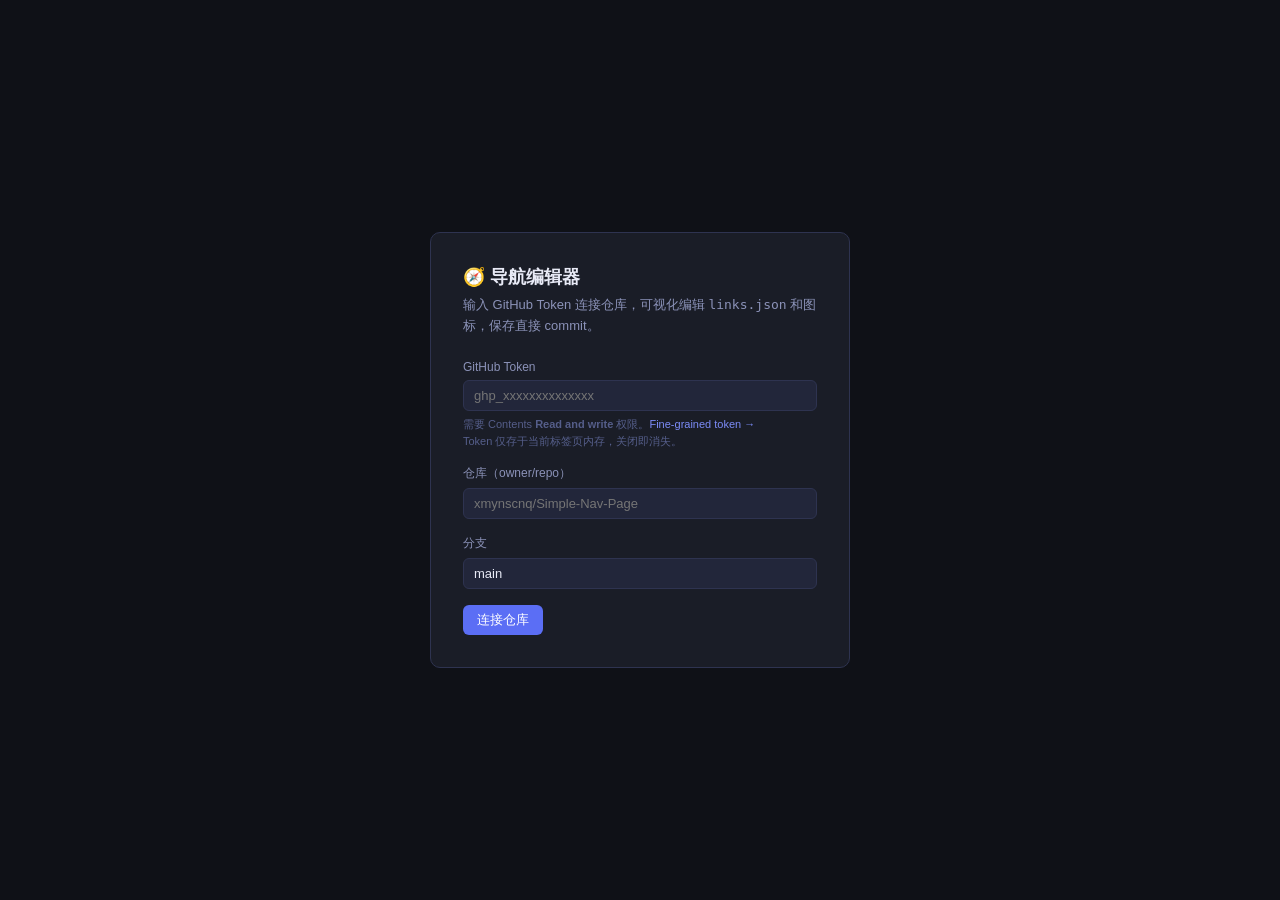
<file: editor.html>
<!DOCTYPE html>
<html lang="zh-CN">
<head>
<meta charset="UTF-8"/>
<meta name="viewport" content="width=device-width,initial-scale=1.0"/>
<title>导航编辑器 · 王五导航</title>
<style>
*{box-sizing:border-box;margin:0;padding:0}
:root{
  --bg:#0f1117;--bg2:#1a1d27;--bg3:#22263a;
  --border:#2e3350;--border2:#3d4468;
  --text:#e8eaf6;--text2:#8b92b8;--text3:#555e8a;
  --accent:#5b6ef5;--accent2:#7c8cf8;
  --green:#3ecf8e;--red:#f05f7a;--orange:#f5a623;
  --radius:10px;--radius-sm:6px;
}
body{background:var(--bg);color:var(--text);font-family:-apple-system,BlinkMacSystemFont,'Segoe UI',sans-serif;font-size:14px;min-height:100vh}
#app{display:flex;flex-direction:column;min-height:100vh}
#topbar{display:flex;align-items:center;gap:12px;padding:0 20px;height:52px;background:var(--bg2);border-bottom:1px solid var(--border);flex-shrink:0;position:sticky;top:0;z-index:100}
#topbar h1{font-size:15px;font-weight:600}
.topbar-right{margin-left:auto;display:flex;align-items:center;gap:8px}
#body{display:flex;flex:1;overflow:hidden;height:calc(100vh - 52px)}
#sidebar{width:210px;flex-shrink:0;background:var(--bg2);border-right:1px solid var(--border);display:flex;flex-direction:column;overflow-y:auto}
#main{flex:1;overflow-y:auto;padding:20px}

.btn{display:inline-flex;align-items:center;gap:6px;padding:6px 14px;border-radius:var(--radius-sm);font-size:13px;font-weight:500;cursor:pointer;border:none;transition:all .15s}
.btn-primary{background:var(--accent);color:#fff}.btn-primary:hover{background:var(--accent2)}
.btn-ghost{background:transparent;color:var(--text2);border:1px solid var(--border)}.btn-ghost:hover{background:var(--bg3);color:var(--text)}
.btn-danger{background:transparent;color:var(--red);border:1px solid var(--border)}.btn-danger:hover{background:rgba(240,95,122,.1)}
.btn-sm{padding:4px 10px;font-size:12px}
.btn:disabled{opacity:.4;cursor:not-allowed}

input[type=text],input[type=url],input[type=password],input[type=search]{
  width:100%;padding:7px 10px;background:var(--bg3);border:1px solid var(--border);
  border-radius:var(--radius-sm);color:var(--text);font-size:13px;outline:none;
}
input:focus{border-color:var(--accent)}

/* 登录 */
#login-panel{display:flex;flex-direction:column;align-items:center;justify-content:center;flex:1;padding:40px 20px}
.login-card{background:var(--bg2);border:1px solid var(--border);border-radius:var(--radius);padding:32px;width:100%;max-width:420px}
.login-card h2{font-size:18px;margin-bottom:6px}
.login-card p{color:var(--text2);font-size:13px;margin-bottom:24px;line-height:1.6}
.field{margin-bottom:16px}
.field label{display:block;font-size:12px;color:var(--text2);margin-bottom:6px;font-weight:500}
.tip{font-size:11px;color:var(--text3);margin-top:5px;line-height:1.5}
.tip a{color:var(--accent2);text-decoration:none}

/* 侧边栏 */
.sidebar-header{padding:14px 16px 8px;font-size:11px;font-weight:600;color:var(--text3);text-transform:uppercase;letter-spacing:.06em}
.sec-item{display:flex;align-items:center;gap:8px;padding:8px 16px;cursor:pointer;border-left:2px solid transparent;transition:background .1s}
.sec-item:hover{background:var(--bg3)}
.sec-item.active{background:var(--bg3);border-left-color:var(--accent)}
.sec-item .sec-name{flex:1;font-size:13px;white-space:nowrap;overflow:hidden;text-overflow:ellipsis}
.sec-item .sec-count{font-size:11px;color:var(--text3);background:var(--bg);padding:1px 6px;border-radius:8px}
.drag-handle{color:var(--text3);font-size:12px;cursor:grab;flex-shrink:0;user-select:none}
.drag-handle:active{cursor:grabbing}
.sidebar-footer{padding:12px 16px;border-top:1px solid var(--border);margin-top:auto}

/* 表格 */
.sec-header{display:flex;align-items:center;gap:10px;margin-bottom:16px;flex-wrap:wrap}
.sec-header .cnt{font-size:12px;color:var(--text3)}
.links-table{width:100%;border-collapse:collapse;min-width:820px}
.links-table th{padding:8px 8px;text-align:left;font-size:11px;font-weight:600;color:var(--text3);text-transform:uppercase;letter-spacing:.05em;border-bottom:1px solid var(--border);white-space:nowrap}
.links-table td{padding:5px 5px;vertical-align:middle;border-bottom:1px solid var(--border)}
.links-table tr:last-child td{border-bottom:none}
.links-table tr:hover td{background:rgba(255,255,255,.02)}
.links-table input{padding:5px 7px;font-size:12px}

/* 图标格 */
.icon-cell{width:32px;height:32px;border-radius:7px;border:1.5px solid var(--border);overflow:hidden;cursor:pointer;background:var(--bg3);display:flex;align-items:center;justify-content:center;margin:0 auto;position:relative;transition:border-color .15s;flex-shrink:0}
.icon-cell:hover{border-color:var(--accent)}
.icon-cell img{width:100%;height:100%;object-fit:contain}
.icon-cell .badge-auto{position:absolute;bottom:-1px;right:-1px;width:10px;height:10px;background:var(--bg3);border-radius:50%;border:1px solid var(--border);font-size:7px;display:flex;align-items:center;justify-content:center;line-height:1}
.icon-cell .badge-custom{position:absolute;bottom:-1px;right:-1px;width:10px;height:10px;background:var(--accent);border-radius:50%;border:1px solid var(--bg)}

/* ── 图标选择弹窗 ── */
.ipanel{position:fixed;z-index:1000;background:var(--bg2);border:1px solid var(--border2);border-radius:var(--radius);box-shadow:0 12px 40px rgba(0,0,0,.7);width:300px;overflow:hidden}
.ipanel-tabs{display:flex;border-bottom:1px solid var(--border)}
.ipanel-tab{flex:1;padding:9px 0;text-align:center;font-size:12px;font-weight:500;cursor:pointer;color:var(--text2);border-bottom:2px solid transparent;transition:all .15s}
.ipanel-tab.active{color:var(--text);border-bottom-color:var(--accent)}
.ipanel-tab:hover:not(.active){color:var(--text)}
.ipanel-body{padding:12px}

/* tab: 自动获取 */
.auto-preview{display:flex;flex-direction:column;align-items:center;gap:10px;padding:8px 0}
.auto-preview .big-icon{width:56px;height:56px;border-radius:12px;border:1px solid var(--border);background:var(--bg3);display:flex;align-items:center;justify-content:center;overflow:hidden}
.auto-preview .big-icon img{width:100%;height:100%;object-fit:contain}
.auto-preview p{font-size:12px;color:var(--text2);text-align:center;line-height:1.5}
.auto-preview .domain{font-size:11px;color:var(--text3)}

/* tab: 上传 */
.upload-mini{border:2px dashed var(--border2);border-radius:var(--radius-sm);padding:20px 16px;text-align:center;cursor:pointer;transition:all .15s}
.upload-mini:hover,.upload-mini.drag{border-color:var(--accent);background:rgba(91,110,245,.05)}
.upload-mini p{color:var(--text2);font-size:12px;margin-top:6px}
.upload-mini small{color:var(--text3);font-size:11px}

/* tab: 选择已上传 */
.icon-search-wrap{position:relative;margin-bottom:10px}
.icon-search-wrap input{padding-left:28px;font-size:12px}
.icon-search-wrap::before{content:'🔍';position:absolute;left:8px;top:50%;transform:translateY(-50%);font-size:11px;pointer-events:none}
.icon-grid-scroll{max-height:200px;overflow-y:auto}
.icon-picker-grid{display:grid;grid-template-columns:repeat(5,1fr);gap:6px}
.icon-opt{display:flex;flex-direction:column;align-items:center;gap:3px;padding:6px 4px;border-radius:6px;cursor:pointer;border:1.5px solid transparent;transition:all .12s}
.icon-opt:hover{background:var(--bg3);border-color:var(--border)}
.icon-opt.sel{border-color:var(--accent);background:rgba(91,110,245,.1)}
.icon-opt img{width:26px;height:26px;object-fit:contain;border-radius:4px}
.icon-opt span{font-size:9px;color:var(--text3);max-width:100%;overflow:hidden;text-overflow:ellipsis;white-space:nowrap;text-align:center}
.ipanel-footer{padding:10px 12px;border-top:1px solid var(--border);display:flex;gap:8px;justify-content:flex-end}

/* 图标管理页 */
#icons-panel{display:none}
.icons-mgr-grid{display:grid;grid-template-columns:repeat(auto-fill,minmax(80px,1fr));gap:12px;margin-top:16px}
.icon-card{display:flex;flex-direction:column;align-items:center;gap:6px;padding:10px 8px;background:var(--bg2);border:1px solid var(--border);border-radius:var(--radius-sm);position:relative}
.icon-card img{width:38px;height:38px;object-fit:contain;border-radius:6px}
.icon-card .iname{font-size:10px;color:var(--text2);word-break:break-all;text-align:center;line-height:1.3}
.icon-card .del-icon{position:absolute;top:4px;right:4px;width:18px;height:18px;background:var(--red);border-radius:50%;border:none;color:#fff;font-size:11px;cursor:pointer;display:flex;align-items:center;justify-content:center;opacity:0;transition:opacity .15s}
.icon-card:hover .del-icon{opacity:1}
.upload-zone{border:2px dashed var(--border2);border-radius:var(--radius);padding:28px 20px;text-align:center;cursor:pointer;transition:all .15s;background:var(--bg2)}
.upload-zone:hover,.upload-zone.drag{border-color:var(--accent);background:rgba(91,110,245,.05)}
.upload-zone p{color:var(--text2);font-size:13px;margin-top:8px}
.upload-zone small{color:var(--text3);font-size:11px}

#toast{position:fixed;bottom:24px;right:24px;padding:10px 18px;border-radius:var(--radius-sm);font-size:13px;font-weight:500;z-index:9999;display:none}
.toast-ok{background:#1a3d2b;color:var(--green);border:1px solid rgba(62,207,142,.3)}
.toast-err{background:#3d1a20;color:var(--red);border:1px solid rgba(240,95,122,.3)}
.progress{height:3px;background:var(--border);border-radius:2px;overflow:hidden;margin-top:6px}
.progress-bar{height:100%;background:var(--accent);transition:width .3s}
.spinner{display:inline-block;width:14px;height:14px;border:2px solid var(--border2);border-top-color:var(--accent);border-radius:50%;animation:spin .6s linear infinite;vertical-align:middle;margin-right:6px}
@keyframes spin{to{transform:rotate(360deg)}}
.empty{text-align:center;padding:40px;color:var(--text3);font-size:13px}
.drag-row-over{outline:2px solid var(--accent);outline-offset:-1px}
.sec-drag-over{background:rgba(91,110,245,.12)!important;border-left-color:var(--accent)!important}
</style>
</head>
<body>
<div id="app">

<!-- 登录 -->
<div id="login-panel">
  <div class="login-card">
    <h2>🧭 导航编辑器</h2>
    <p>输入 GitHub Token 连接仓库，可视化编辑 <code>links.json</code> 和图标，保存直接 commit。</p>
    <div class="field">
      <label>GitHub Token</label>
      <input type="password" id="inp-token" placeholder="ghp_xxxxxxxxxxxxxx"/>
      <div class="tip">需要 Contents <strong>Read and write</strong> 权限。<a href="https://github.com/settings/personal-access-tokens/new" target="_blank">Fine-grained token →</a><br>Token 仅存于当前标签页内存，关闭即消失。</div>
    </div>
    <div class="field">
      <label>仓库（owner/repo）</label>
      <input type="text" id="inp-repo" placeholder="xmynscnq/Simple-Nav-Page"/>
    </div>
    <div class="field">
      <label>分支</label>
      <input type="text" id="inp-branch" placeholder="main"/>
    </div>
    <div style="display:flex;align-items:center;gap:10px;margin-top:4px">
      <button class="btn btn-primary" onclick="doLogin()">连接仓库</button>
      <span id="login-st" style="font-size:12px;color:var(--text3)"></span>
    </div>
  </div>
</div>

<!-- 主界面 -->
<div id="editor-ui" style="display:none;flex-direction:column;flex:1">
  <div id="topbar">
    <span>🧭</span>
    <h1>导航编辑器</h1>
    <span id="repo-label" style="font-size:12px;color:var(--text3)"></span>
    <div class="topbar-right">
      <span id="dirty-st" style="font-size:12px"></span>
      <button class="btn btn-ghost btn-sm" onclick="showPanel('icons')">🖼 图标管理</button>
      <button class="btn btn-ghost btn-sm" onclick="showPanel('links')">🔗 链接编辑</button>
      <button class="btn btn-primary btn-sm" id="save-btn" onclick="saveAll()">💾 保存到 GitHub</button>
      <button class="btn btn-ghost btn-sm" onclick="doLogout()">退出</button>
    </div>
  </div>
  <div id="body">
    <div id="sidebar">
      <div class="sidebar-header">分类</div>
      <div id="sec-list"></div>
      <div class="sidebar-footer">
        <button class="btn btn-ghost" style="width:100%;justify-content:center" onclick="addSection()">＋ 添加分类</button>
      </div>
    </div>
    <div id="main">
      <div id="links-panel">
        <div id="links-content"><div class="empty"><span class="spinner"></span>正在加载…</div></div>
      </div>
      <div id="icons-panel">
        <div style="display:flex;align-items:center;justify-content:space-between;margin-bottom:16px;flex-wrap:wrap;gap:10px">
          <div>
            <h2 style="font-size:16px;font-weight:600">图标管理</h2>
            <p style="font-size:12px;color:var(--text3);margin-top:3px">存储在仓库 <code>icons/</code> 目录</p>
          </div>
          <button class="btn btn-primary btn-sm" onclick="document.getElementById('icon-file-input').click()">＋ 上传图标</button>
          <input id="icon-file-input" type="file" accept="image/*,.svg,.ico" multiple style="display:none" onchange="uploadIconFiles(Array.from(event.target.files));event.target.value=''">
        </div>
        <div class="upload-zone" id="drop-zone"
          onclick="document.getElementById('icon-file-input').click()"
          ondragover="event.preventDefault();this.classList.add('drag')"
          ondragleave="this.classList.remove('drag')"
          ondrop="handleIconDrop(event)">
          <svg width="28" height="28" viewBox="0 0 24 24" fill="none" stroke="var(--text3)" stroke-width="1.5"><path d="M21 15v4a2 2 0 0 1-2 2H5a2 2 0 0 1-2-2v-4"/><polyline points="17 8 12 3 7 8"/><line x1="12" y1="3" x2="12" y2="15"/></svg>
          <p>点击或拖拽上传图标</p>
          <small>PNG · SVG · ICO · JPG · WebP</small>
        </div>
        <div id="upload-prog" style="display:none;margin-top:10px">
          <div style="font-size:12px;color:var(--text2)" id="prog-txt"></div>
          <div class="progress"><div class="progress-bar" id="prog-bar" style="width:0"></div></div>
        </div>
        <div class="icons-mgr-grid" id="icons-grid"><div class="empty"><span class="spinner"></span>加载中…</div></div>
      </div>
    </div>
  </div>
</div>

<!-- 图标选择弹窗 -->
<div id="ipanel" class="ipanel" style="display:none">
  <div class="ipanel-tabs">
    <div class="ipanel-tab active" onclick="switchITab('auto')">🌐 自动获取</div>
    <div class="ipanel-tab" onclick="switchITab('upload')">⬆ 上传</div>
    <div class="ipanel-tab" onclick="switchITab('pick')">📁 已上传</div>
  </div>
  <div class="ipanel-body" id="ipanel-body"></div>
  <div class="ipanel-footer">
    <button class="btn btn-ghost btn-sm" onclick="closeIPPanel()">取消</button>
    <button class="btn btn-primary btn-sm" id="ipanel-confirm" onclick="confirmIcon()">确认</button>
  </div>
</div>
<div id="ipanel-backdrop" style="display:none;position:fixed;inset:0;z-index:999" onclick="closeIPPanel()"></div>

<div id="toast"></div>

<script>
// ── 状态 ──────────────────────────────────────────
let TOKEN='',REPO='',BRANCH='main';
let linksData=[],iconsData=[],linksSha='';
let currentSec=0,isDirty=false;
let dragRowSrc=null,dragSecSrc=null;

// 图标弹窗状态
let pickerTarget=null; // {si,ii}
let pickerTab='auto';
let pickerPendingIcon=''; // 待确认的图标值

const DDGO = d => `https://icons.duckduckgo.com/ip3/${d}.ico`;

const uid=()=>Math.random().toString(36).slice(2,9);
const esc=s=>(s||'').replace(/&/g,'&amp;').replace(/"/g,'&quot;').replace(/</g,'&lt;');
function getDomain(url){try{return new URL(url).hostname;}catch{return '';}}

let toastTimer;
function toast(msg,type='ok',dur=2800){
  const el=document.getElementById('toast');
  el.textContent=msg;el.className='toast-'+type;el.style.display='block';
  clearTimeout(toastTimer);toastTimer=setTimeout(()=>el.style.display='none',dur);
}
function setDirty(v=true){
  isDirty=v;
  const el=document.getElementById('dirty-st');
  el.textContent=v?'● 未保存':'';el.style.color=v?'var(--orange)':'';
}

// ── 持久化 ────────────────────────────────────────
function loadSaved(){
  const t=sessionStorage.getItem('nt'),r=sessionStorage.getItem('nr'),b=sessionStorage.getItem('nb');
  if(t)document.getElementById('inp-token').value=t;
  if(r)document.getElementById('inp-repo').value=r;
  document.getElementById('inp-branch').value=b||'main';
}

// ── GitHub API ────────────────────────────────────
async function gh(path,opts={}){
  const res=await fetch(`https://api.github.com/repos/${REPO}/${path}`,{
    ...opts,
    headers:{'Authorization':'Bearer '+TOKEN,'Accept':'application/vnd.github+json','X-GitHub-Api-Version':'2022-11-28',...(opts.headers||{})}
  });
  if(!res.ok){const e=await res.json().catch(()=>({}));throw new Error(e.message||'HTTP '+res.status);}
  return res.status===204?null:res.json();
}
async function getFile(fp){
  const d=await gh(`contents/${fp}?ref=${BRANCH}`);
  return{content:decodeURIComponent(escape(atob(d.content.replace(/\s/g,'')))),sha:d.sha};
}
async function putFile(fp,content,sha,msg){
  const b64=btoa(unescape(encodeURIComponent(content)));
  return gh(`contents/${fp}`,{method:'PUT',headers:{'Content-Type':'application/json'},
    body:JSON.stringify({message:msg,content:b64,...(sha?{sha}:{}),branch:BRANCH})});
}
async function putBinary(fp,bytes,sha,msg){
  let s='';bytes.forEach(b=>s+=String.fromCharCode(b));
  return gh(`contents/${fp}`,{method:'PUT',headers:{'Content-Type':'application/json'},
    body:JSON.stringify({message:msg,content:btoa(s),...(sha?{sha}:{}),branch:BRANCH})});
}
async function delFile(fp,sha,msg){
  return gh(`contents/${fp}`,{method:'DELETE',headers:{'Content-Type':'application/json'},
    body:JSON.stringify({message:msg,sha,branch:BRANCH})});
}

// ── 登录 ──────────────────────────────────────────
async function doLogin(){
  TOKEN=document.getElementById('inp-token').value.trim();
  REPO=document.getElementById('inp-repo').value.trim();
  BRANCH=document.getElementById('inp-branch').value.trim()||'main';
  if(!TOKEN||!REPO){toast('请填写 Token 和仓库','err');return;}
  const st=document.getElementById('login-st');st.textContent='连接中…';
  try{
    await gh(`git/ref/heads/${BRANCH}`);
    sessionStorage.setItem('nt',TOKEN);sessionStorage.setItem('nr',REPO);sessionStorage.setItem('nb',BRANCH);
    document.getElementById('login-panel').style.display='none';
    document.getElementById('editor-ui').style.display='flex';
    document.getElementById('repo-label').textContent=REPO+' @ '+BRANCH;
    await Promise.all([loadLinks(),loadIcons()]);
  }catch(e){st.textContent='❌ '+e.message;}
}
function doLogout(){sessionStorage.clear();location.reload();}

// ── 数据加载 ──────────────────────────────────────
async function loadLinks(){
  try{
    const{content,sha}=await getFile('links.json');
    linksSha=sha;
    const raw=JSON.parse(content);
    linksData=raw.map(sec=>({...sec,_id:uid(),items:(sec.items||[]).map(it=>({...it,_id:uid()}))}));
    renderSidebar();renderSection(currentSec);
  }catch(e){toast('加载 links.json 失败：'+e.message,'err',6000);}
}
async function loadIcons(){
  try{
    const files=await gh(`contents/icons?ref=${BRANCH}`).catch(()=>[]);
    iconsData=Array.isArray(files)
      ?files.filter(f=>/\.(png|jpg|jpeg|svg|ico|webp|gif)$/i.test(f.name)).map(f=>({name:f.name,sha:f.sha,url:f.download_url}))
      :[];
  }catch{iconsData=[];}
  renderIconsGrid();
}

// ── 面板切换 ──────────────────────────────────────
function showPanel(p){
  document.getElementById('links-panel').style.display=p==='links'?'block':'none';
  document.getElementById('icons-panel').style.display=p==='icons'?'block':'none';
  document.getElementById('sidebar').style.display=p==='links'?'flex':'none';
  if(p==='icons')renderIconsGrid();
}

// ── 侧边栏 ────────────────────────────────────────
function renderSidebar(){
  document.getElementById('sec-list').innerHTML=linksData.map((sec,si)=>`
    <div class="sec-item ${si===currentSec?'active':''}" draggable="true"
      onclick="selectSection(${si})"
      ondragstart="dragSecSrc=${si};event.dataTransfer.effectAllowed='move';this.style.opacity='.4'"
      ondragover="event.preventDefault();this.classList.add('sec-drag-over')"
      ondragleave="this.classList.remove('sec-drag-over')"
      ondrop="dropSec(event,${si})"
      ondragend="this.style.opacity=''">
      <span class="drag-handle">⠿</span>
      <span class="sec-name">${esc(sec.section)}</span>
      <span class="sec-count">${sec.items.length}</span>
    </div>`).join('');
}
function selectSection(si){currentSec=si;renderSidebar();renderSection(si);showPanel('links');}
function dropSec(e,ti){
  e.preventDefault();
  document.querySelectorAll('.sec-item').forEach(el=>el.classList.remove('sec-drag-over'));
  if(dragSecSrc===null||dragSecSrc===ti)return;
  const[m]=linksData.splice(dragSecSrc,1);linksData.splice(ti,0,m);
  currentSec=ti;dragSecSrc=null;setDirty();renderSidebar();renderSection(currentSec);
}

// ── 分区渲染 ──────────────────────────────────────
function renderSection(si){
  const panel=document.getElementById('links-content');
  if(!linksData.length){panel.innerHTML='<div class="empty">还没有分类，点击左下角「添加分类」</div>';return;}
  const sec=linksData[si];
  if(!sec){panel.innerHTML='';return;}
  panel.innerHTML=`
    <div class="sec-header">
      <input type="text" value="${esc(sec.section)}"
        style="max-width:180px;font-size:15px;font-weight:600;background:transparent;border:1px solid transparent;padding:4px 8px;border-radius:6px"
        onfocus="this.style.borderColor='var(--accent)'"
        onblur="this.style.borderColor='transparent'"
        onchange="linksData[${si}].section=this.value;setDirty();renderSidebar()">
      <span class="cnt">${sec.items.length} 条</span>
      <div style="margin-left:auto;display:flex;gap:8px">
        <button class="btn btn-ghost btn-sm" onclick="addItem(${si})">＋ 添加</button>
        <button class="btn btn-danger btn-sm" onclick="deleteSection(${si})">删除分类</button>
      </div>
    </div>
    <div style="overflow-x:auto">
    <table class="links-table">
      <thead><tr>
        <th style="width:18px"></th>
        <th style="width:44px;text-align:center">图标</th>
        <th style="min-width:110px">名称</th>
        <th style="min-width:180px">URL（外网）</th>
        <th style="min-width:120px">简介</th>
        <th style="min-width:120px">搜索词</th>
        <th style="min-width:150px">内网地址</th>
        <th style="width:44px"></th>
      </tr></thead>
      <tbody id="tbody-${si}">
        ${sec.items.map((it,ii)=>rowHtml(si,ii,it)).join('')}
      </tbody>
    </table></div>`;
}

// 构建图标格 HTML —— 显示实际效果
function iconCellHtml(si,ii,it){
  const domain=getDomain(it.url);
  if(it.icon){
    // 自定义图标
    const name=it.icon.replace(/^icons\//,'');
    const found=iconsData.find(i=>i.name===name);
    const src=found?found.url:(it.icon.startsWith('http')?it.icon:'');
    return `<div class="icon-cell" onclick="openIPPanel(${si},${ii},this)" title="自定义图标：${esc(it.icon)}">
      ${src?`<img src="${src}" alt="" onerror="this.src=''">`:'<span style="font-size:18px">🖼</span>'}
      <div class="badge-custom" title="自定义"></div>
    </div>`;
  } else {
    // 自动抓取
    const favUrl=domain?DDGO(domain):'';
    return `<div class="icon-cell" onclick="openIPPanel(${si},${ii},this)" title="自动抓取：${domain||'无URL'}">
      ${favUrl?`<img src="${favUrl}" alt="" onerror="this.src=''">`:'<span style="font-size:16px">🌐</span>'}
      <div class="badge-auto" title="自动">⚡</div>
    </div>`;
  }
}

function rowHtml(si,ii,it){
  return`<tr draggable="true"
    ondragstart="dragRowSrc={si:${si},ii:${ii}};event.dataTransfer.effectAllowed='move';this.style.opacity='.4'"
    ondragover="event.preventDefault();document.querySelectorAll('.drag-row-over').forEach(x=>x.classList.remove('drag-row-over'));this.classList.add('drag-row-over')"
    ondragleave="this.classList.remove('drag-row-over')"
    ondrop="dropRow(event,${si},${ii})"
    ondragend="this.style.opacity='';document.querySelectorAll('.drag-row-over').forEach(x=>x.classList.remove('drag-row-over'))">
    <td><span class="drag-handle">⠿</span></td>
    <td style="text-align:center">${iconCellHtml(si,ii,it)}</td>
    <td><input type="text" value="${esc(it.title)}" placeholder="名称" onchange="upd(${si},${ii},'title',this.value)"></td>
    <td><input type="url" value="${esc(it.url)}" placeholder="https://" onchange="updUrl(${si},${ii},this.value)"></td>
    <td><input type="text" value="${esc(it.desc||'')}" placeholder="简介" onchange="upd(${si},${ii},'desc',this.value)"></td>
    <td><input type="text" value="${esc(it['data-desc']||'')}" placeholder="关键词（逗号分隔）" onchange="upd(${si},${ii},'data-desc',this.value)"></td>
    <td><input type="url" value="${esc(it.intranet||'')}" placeholder="http://192.168.x.x" onchange="upd(${si},${ii},'intranet',this.value)"></td>
    <td><button class="btn btn-danger btn-sm" onclick="deleteItem(${si},${ii})">✕</button></td>
  </tr>`;
}

function upd(si,ii,k,v){linksData[si].items[ii][k]=v;setDirty();}
function updUrl(si,ii,v){
  linksData[si].items[ii].url=v;setDirty();
  // 如果是自动模式，实时刷新图标预览
  if(!linksData[si].items[ii].icon){
    const cells=document.querySelectorAll(`#tbody-${si} tr:nth-child(${ii+1}) .icon-cell`);
    cells.forEach(cell=>{
      const domain=getDomain(v);
      const img=cell.querySelector('img');
      if(img&&domain) img.src=DDGO(domain);
    });
  }
}

function addItem(si){
  linksData[si].items.push({_id:uid(),title:'',url:'',desc:'','data-desc':'',icon:'',intranet:''});
  setDirty();renderSection(si);renderSidebar();
  setTimeout(()=>{const rows=document.querySelectorAll(`#tbody-${si} tr`);rows[rows.length-1]?.querySelector('input')?.focus();},50);
}
function deleteItem(si,ii){linksData[si].items.splice(ii,1);setDirty();renderSection(si);renderSidebar();}
function addSection(){
  linksData.push({_id:uid(),section:'新分类',items:[]});
  currentSec=linksData.length-1;setDirty();renderSidebar();renderSection(currentSec);showPanel('links');
}
function deleteSection(si){
  if(!confirm(`确定删除「${linksData[si].section}」？`))return;
  linksData.splice(si,1);currentSec=Math.max(0,si-1);setDirty();renderSidebar();renderSection(currentSec);
}
function dropRow(e,si,ti){
  e.preventDefault();
  if(!dragRowSrc||dragRowSrc.si!==si||dragRowSrc.ii===ti)return;
  const items=linksData[si].items;
  const[m]=items.splice(dragRowSrc.ii,1);
  items.splice(dragRowSrc.ii<ti?ti-1:ti,0,m);
  dragRowSrc=null;setDirty();renderSection(si);
}

// ══════════════════════════════════════════════════
// 图标选择弹窗
// ══════════════════════════════════════════════════
function openIPPanel(si,ii,cellEl){
  pickerTarget={si,ii};
  pickerPendingIcon=linksData[si].items[ii].icon||'';
  const panel=document.getElementById('ipanel');
  const rect=cellEl.getBoundingClientRect();
  let top=rect.bottom+window.scrollY+6;
  let left=rect.left+window.scrollX;
  // 防止超出右侧
  if(left+310>window.innerWidth) left=window.innerWidth-315;
  panel.style.top=top+'px';
  panel.style.left=left+'px';
  panel.style.display='block';
  document.getElementById('ipanel-backdrop').style.display='block';
  // 默认 tab：有自定义图标就打开 pick，否则 auto
  switchITab(pickerPendingIcon?'pick':'auto');
}

function closeIPPanel(){
  document.getElementById('ipanel').style.display='none';
  document.getElementById('ipanel-backdrop').style.display='none';
  pickerTarget=null;
}

function switchITab(tab){
  pickerTab=tab;
  document.querySelectorAll('.ipanel-tab').forEach((el,i)=>{
    el.classList.toggle('active',['auto','upload','pick'][i]===tab);
  });
  renderITabBody();
}

function renderITabBody(){
  const body=document.getElementById('ipanel-body');
  const{si,ii}=pickerTarget||{si:0,ii:0};
  const item=linksData[si]?.items[ii]||{};
  const domain=getDomain(item.url||'');

  if(pickerTab==='auto'){
    const favUrl=domain?DDGO(domain):'';
    const isAuto=!item.icon;
    body.innerHTML=`
      <div class="auto-preview">
        <div class="big-icon">
          ${favUrl?`<img src="${favUrl}" alt="" onerror="this.parentNode.innerHTML='🌐'" style="width:100%;height:100%;object-fit:contain">`:'<span style="font-size:28px">🌐</span>'}
        </div>
        <p>${isAuto?'<span style="color:var(--green)">✓ 当前已是自动获取模式</span>':'点击「确认」将切换为自动获取'}</p>
        <div class="domain">${domain||'（URL 为空，无法抓取）'}</div>
        <div style="font-size:11px;color:var(--text3);margin-top:4px">来源：DuckDuckGo favicon 服务</div>
      </div>`;
    pickerPendingIcon='';

  }else if(pickerTab==='upload'){
    body.innerHTML=`
      <div class="upload-mini" id="mini-drop"
        onclick="document.getElementById('mini-file').click()"
        ondragover="event.preventDefault();this.classList.add('drag')"
        ondragleave="this.classList.remove('drag')"
        ondrop="handleMiniDrop(event)">
        <svg width="24" height="24" viewBox="0 0 24 24" fill="none" stroke="var(--text3)" stroke-width="1.5"><path d="M21 15v4a2 2 0 0 1-2 2H5a2 2 0 0 1-2-2v-4"/><polyline points="17 8 12 3 7 8"/><line x1="12" y1="3" x2="12" y2="15"/></svg>
        <p>点击或拖拽上传</p>
        <small>上传后自动选中并应用</small>
      </div>
      <input id="mini-file" type="file" accept="image/*,.svg,.ico" style="display:none" onchange="handleMiniUpload(event)">
      <div id="mini-prog" style="display:none;margin-top:8px">
        <div style="font-size:11px;color:var(--text2)" id="mini-prog-txt"></div>
        <div class="progress"><div class="progress-bar" id="mini-prog-bar" style="width:0"></div></div>
      </div>`;

  }else if(pickerTab==='pick'){
    renderPickTab();
  }
}

function renderPickTab(filter=''){
  const body=document.getElementById('ipanel-body');
  const{si,ii}=pickerTarget||{si:0,ii:0};
  const cur=linksData[si]?.items[ii]?.icon||'';
  const filtered=filter
    ?iconsData.filter(ic=>ic.name.toLowerCase().includes(filter.toLowerCase()))
    :iconsData;
  body.innerHTML=`
    <div class="icon-search-wrap">
      <input type="search" placeholder="搜索图标名称…" value="${esc(filter)}"
        oninput="renderPickTab(this.value)" style="padding-left:28px">
    </div>
    <div class="icon-grid-scroll">
      ${!iconsData.length
        ?'<div style="text-align:center;padding:16px;font-size:12px;color:var(--text3)">暂无图标，请先上传</div>'
        :filtered.length===0
          ?'<div style="text-align:center;padding:16px;font-size:12px;color:var(--text3)">没有匹配的图标</div>'
          :`<div class="icon-picker-grid">
            ${filtered.map(ic=>{
              const val='icons/'+ic.name;
              return`<div class="icon-opt ${pickerPendingIcon===val?'sel':''}" onclick="selectPendingIcon('${val}')">
                <img src="${ic.url}" alt="${ic.name}" onerror="this.src=''">
                <span>${ic.name.replace(/\.[^.]+$/,'')}</span>
              </div>`;
            }).join('')}
          </div>`
      }
    </div>`;
}

function selectPendingIcon(val){
  pickerPendingIcon=val;
  // 刷新选中高亮（只更新 grid 不重渲 tab）
  document.querySelectorAll('.icon-opt').forEach(el=>{
    el.classList.toggle('sel',el.getAttribute('onclick').includes(`'${val}'`));
  });
}

async function handleMiniUpload(e){
  const file=e.target.files[0];e.target.value='';
  if(!file)return;
  await doSingleIconUpload(file);
}
async function handleMiniDrop(e){
  e.preventDefault();document.getElementById('mini-drop')?.classList.remove('drag');
  const file=e.dataTransfer.files[0];
  if(!file)return;
  await doSingleIconUpload(file);
}
async function doSingleIconUpload(file){
  const prog=document.getElementById('mini-prog');
  const bar=document.getElementById('mini-prog-bar');
  const txt=document.getElementById('mini-prog-txt');
  prog.style.display='block';txt.textContent='上传中…';bar.style.width='30%';
  try{
    const bytes=new Uint8Array(await file.arrayBuffer());
    let sha='';
    try{const ex=await gh(`contents/icons/${encodeURIComponent(file.name)}?ref=${BRANCH}`);sha=ex.sha;}catch{}
    await putBinary(`icons/${file.name}`,bytes,sha,`upload icon: ${file.name}`);
    bar.style.width='100%';
    await loadIcons(); // 刷新 iconsData
    pickerPendingIcon='icons/'+file.name;
    toast('✅ 上传成功，已自动选中');
    switchITab('pick'); // 切到选择 tab 展示结果
  }catch(err){
    toast('上传失败：'+err.message,'err');
    prog.style.display='none';
  }
}

function confirmIcon(){
  if(!pickerTarget)return;
  const{si,ii}=pickerTarget;
  linksData[si].items[ii].icon=pickerPendingIcon;
  setDirty();
  closeIPPanel();
  // 仅刷新该行
  const tbody=document.getElementById(`tbody-${si}`);
  if(tbody){
    const rows=tbody.querySelectorAll('tr');
    if(rows[ii]){
      const it=linksData[si].items[ii];
      rows[ii].cells[1].innerHTML=iconCellHtml(si,ii,it);
    }
  }
}

// ── 图标管理页 ────────────────────────────────────
function renderIconsGrid(){
  const g=document.getElementById('icons-grid');
  if(!g)return;
  if(!iconsData.length){g.innerHTML='<div class="empty">还没有图标，上传后可在链接里选用</div>';return;}
  g.innerHTML=iconsData.map(ic=>`
    <div class="icon-card">
      <img src="${ic.url}" alt="${ic.name}">
      <div class="iname">${ic.name}</div>
      <button class="del-icon" onclick="deleteIcon('${ic.name}','${ic.sha}')">✕</button>
    </div>`).join('');
}
function handleIconDrop(e){
  e.preventDefault();document.getElementById('drop-zone').classList.remove('drag');
  const files=Array.from(e.dataTransfer.files).filter(f=>f.type.startsWith('image/')||/\.(svg|ico)$/i.test(f.name));
  if(files.length)uploadIconFiles(files);
}
async function uploadIconFiles(files){
  const prog=document.getElementById('upload-prog'),bar=document.getElementById('prog-bar'),txt=document.getElementById('prog-txt');
  prog.style.display='block';let done=0;
  for(const file of files){
    txt.textContent=`上传 ${file.name}（${done+1}/${files.length}）`;
    bar.style.width=(done/files.length*100)+'%';
    try{
      const bytes=new Uint8Array(await file.arrayBuffer());
      let sha='';
      try{const ex=await gh(`contents/icons/${encodeURIComponent(file.name)}?ref=${BRANCH}`);sha=ex.sha;}catch{}
      await putBinary(`icons/${file.name}`,bytes,sha,`upload icon: ${file.name}`);
      done++;bar.style.width=(done/files.length*100)+'%';
    }catch(e){toast('上传 '+file.name+' 失败：'+e.message,'err');}
  }
  prog.style.display='none';
  toast('✅ 上传完成，共 '+done+' 个图标');
  await loadIcons();
}
async function deleteIcon(name,sha){
  if(!confirm('确定删除图标 '+name+'？'))return;
  try{
    await delFile(`icons/${name}`,sha,`delete icon: ${name}`);
    iconsData=iconsData.filter(i=>i.name!==name);renderIconsGrid();toast('已删除 '+name);
  }catch(e){toast('删除失败：'+e.message,'err');}
}

// ── 保存 ──────────────────────────────────────────
async function saveAll(){
  const btn=document.getElementById('save-btn');
  btn.disabled=true;btn.textContent='保存中…';
  try{
    const out=linksData.map(sec=>({
      section:sec.section,
      items:sec.items.map(it=>{
        const o={title:it.title,url:it.url,desc:it.desc||''};
        if(it['data-desc'])o['data-desc']=it['data-desc'];
        if(it.icon)o.icon=it.icon;
        if(it.intranet)o.intranet=it.intranet;
        return o;
      })
    }));
    const res=await putFile('links.json',JSON.stringify(out,null,2),linksSha,'update links.json via editor');
    linksSha=res.content.sha;
    setDirty(false);toast('✅ 已保存到 GitHub，约 30 秒后生效');
  }catch(e){toast('保存失败：'+e.message,'err',6000);}
  finally{btn.disabled=false;btn.textContent='💾 保存到 GitHub';}
}

// ── 初始化 ────────────────────────────────────────
window.addEventListener('beforeunload',e=>{if(isDirty){e.preventDefault();e.returnValue='';}});
loadSaved();
showPanel('links');
</script>
</body>
</html>
</file>
